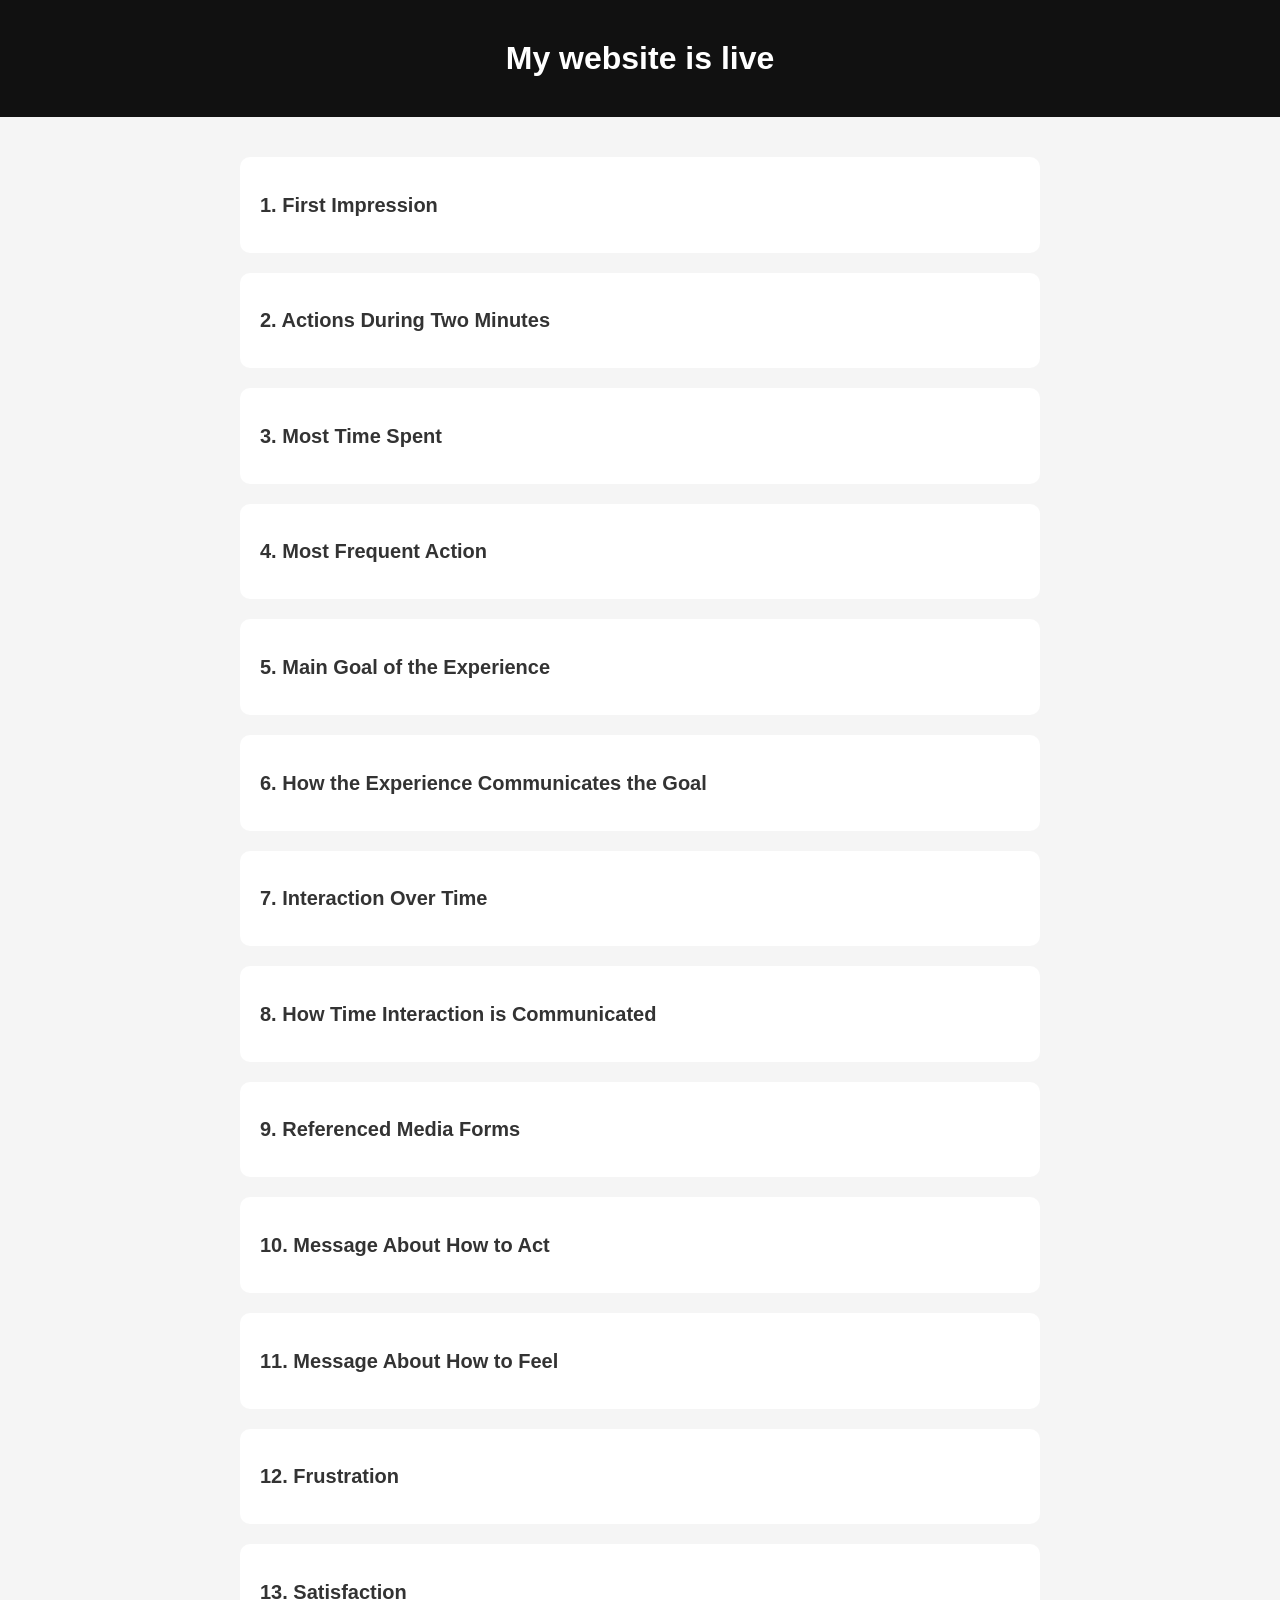
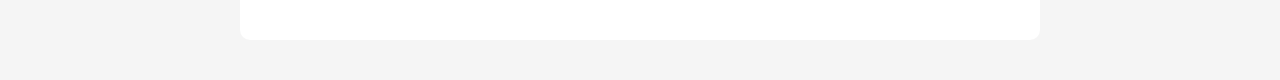
<file: index.html>
<!DOCTYPE html>
<html lang="en">
<head>
    <meta charset="UTF-8">
    <meta name="viewport" content="width=device-width, initial-scale=1.0">
    <title>Document</title>
    <link rel="stylesheet" href="style.css"/>
</head>
<body>
    <header>
        <h1>My website is live</h1>
    </header>

  <main>

    <section>
      <h2>1. First Impression</h2>
      <p></p>
    </section>

    <section>
      <h2>2. Actions During Two Minutes</h2>
      <p></p>
    </section>

    <section>
      <h2>3. Most Time Spent</h2>
      <p></p>
    </section>

    <section>
      <h2>4. Most Frequent Action</h2>
      <p></p>
    </section>

    <section>
      <h2>5. Main Goal of the Experience</h2>
      <p></p>
    </section>

    <section>
      <h2>6. How the Experience Communicates the Goal</h2>
      <p></p>
    </section>

    <section>
      <h2>7. Interaction Over Time</h2>
      <p></p>
    </section>

    <section>
      <h2>8. How Time Interaction is Communicated</h2>
      <p></p>
    </section>

    <section>
      <h2>9. Referenced Media Forms</h2>
      <p></p>
    </section>

    <section>
      <h2>10. Message About How to Act</h2>
      <p></p>
    </section>

    <section>
      <h2>11. Message About How to Feel</h2>
      <p></p>
    </section>

    <section>
      <h2>12. Frustration</h2>
      <p></p>
    </section>

    <section>
      <h2>13. Satisfaction</h2>
      <p></p>
    </section>

  </main>
</body>
</html>
</file>
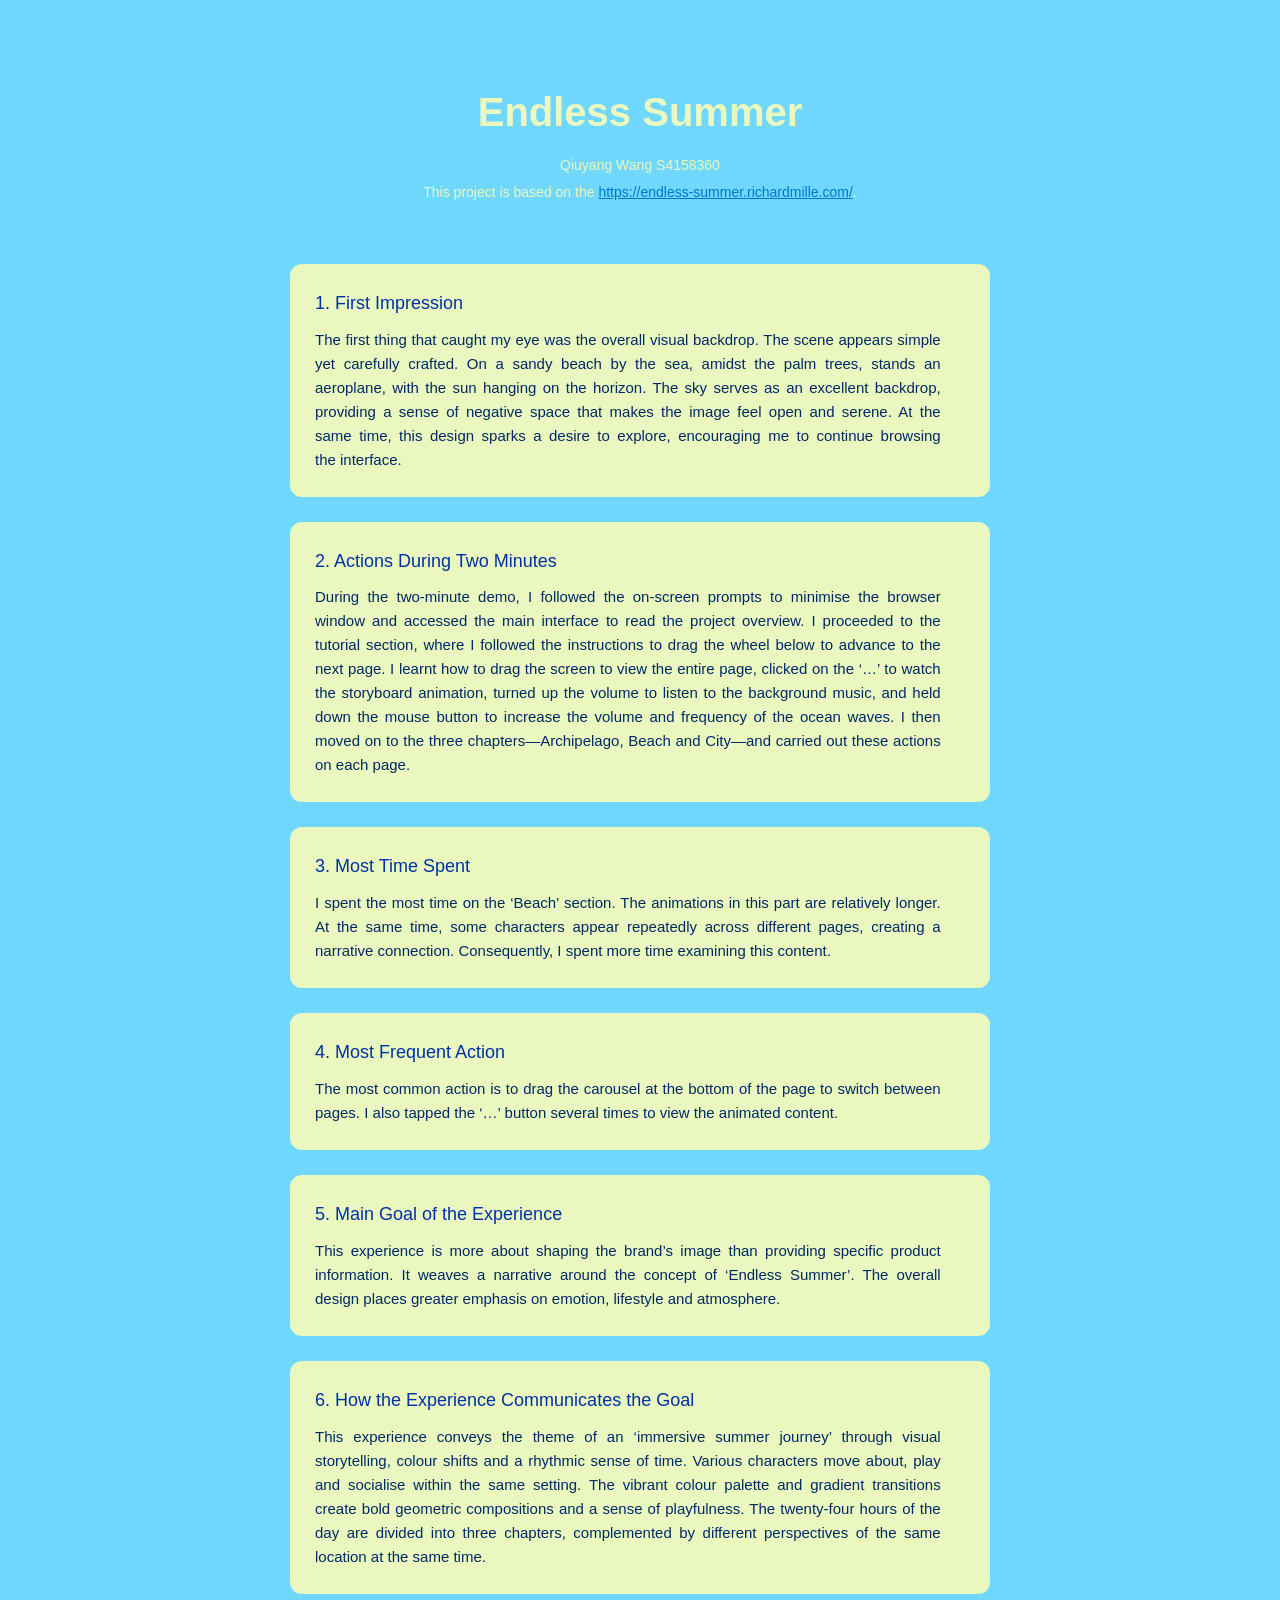
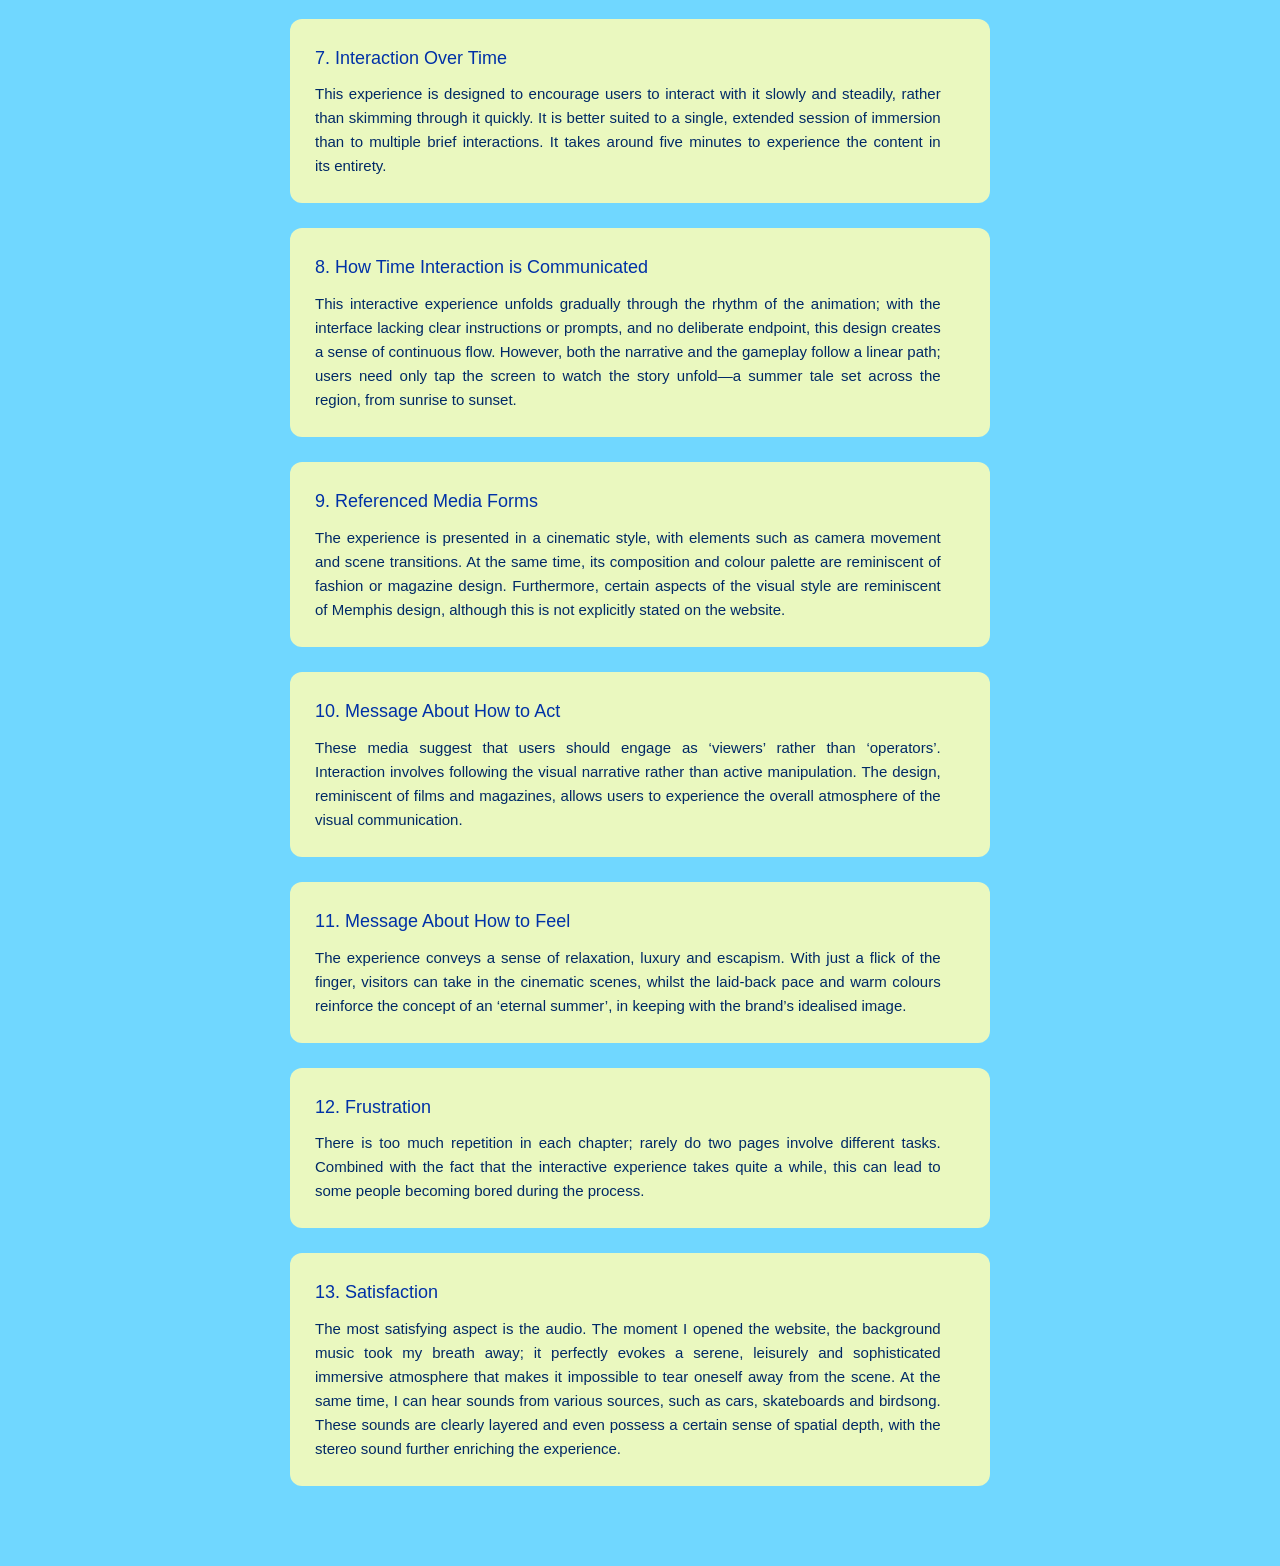
<file: assignment1/index.html>
<!DOCTYPE html>
<html lang="en">
<head>
    <meta charset="UTF-8">
    <meta name="viewport" content="width=device-width, initial-scale=1.0">
    <title>Assignment1</title>
    <link rel="stylesheet" href="reset.css">
    <link rel="stylesheet" href="style.css">
</head>

<!-- This HTML structure presents the analysis as a clear and readable web page. I use semantic elements such as <main>, <header>, and <section> to organise the content logically. The header provides the title, author, and source link to give context at the beginning.

Each question is placed in its own section with a heading and paragraph. This helps separate the responses and makes the page easy to scan. 

The layout, along with CSS, creates a simple, clean reading experience. -->

<body>
  <main>
    <header>
        <h1>Endless Summer</h1>
        <p>Qiuyang Wang S4158360</p>
        <p>This project is based on the
          <a href="https://endless-summer.richardmille.com/" target="_blank">https://endless-summer.richardmille.com/</a>.
        </p>
    </header>
      
  
    <section>
      <h2>1. First Impression</h2>
      <p>The first thing that caught my eye was the overall visual backdrop. The scene appears simple yet carefully crafted. On a sandy beach by the sea, amidst the palm trees, stands an aeroplane, with the sun hanging on the horizon. The sky serves as an excellent backdrop, providing a sense of negative space that makes the image feel open and serene. At the same time, this design sparks a desire to explore, encouraging me to continue browsing the interface.</p>
    </section>

    <section>
      <h2>2. Actions During Two Minutes</h2>
      <p>During the two-minute demo, I followed the on-screen prompts to minimise the browser window and accessed the main interface to read the project overview. I proceeded to the tutorial section, where I followed the instructions to drag the wheel below to advance to the next page. I learnt how to drag the screen to view the entire page, clicked on the ‘…’ to watch the storyboard animation, turned up the volume to listen to the background music, and held down the mouse button to increase the volume and frequency of the ocean waves. I then moved on to the three chapters—Archipelago, Beach and City—and carried out these actions on each page.</p>
    </section>

    <section>
      <h2>3. Most Time Spent</h2>
      <p>I spent the most time on the ‘Beach’ section. The animations in this part are relatively longer. At the same time, some characters appear repeatedly across different pages, creating a narrative connection. Consequently, I spent more time examining this content.</p>
    </section>

    <section>
      <h2>4. Most Frequent Action</h2>
      <p>The most common action is to drag the carousel at the bottom of the page to switch between pages. I also tapped the ‘…’ button several times to view the animated content.</p>
    </section>

    <section>
      <h2>5. Main Goal of the Experience</h2>
      <p>This experience is more about shaping the brand’s image than providing specific product information. It weaves a narrative around the concept of ‘Endless Summer’. The overall design places greater emphasis on emotion, lifestyle and atmosphere.</p>
    </section>

    <section>
      <h2>6. How the Experience Communicates the Goal</h2>
      <p>This experience conveys the theme of an ‘immersive summer journey’ through visual storytelling, colour shifts and a rhythmic sense of time. Various characters move about, play and socialise within the same setting. The vibrant colour palette and gradient transitions create bold geometric compositions and a sense of playfulness. The twenty-four hours of the day are divided into three chapters, complemented by different perspectives of the same location at the same time.</p>
    </section>

    <section>
      <h2>7. Interaction Over Time</h2>
      <p>This experience is designed to encourage users to interact with it slowly and steadily, rather than skimming through it quickly. It is better suited to a single, extended session of immersion than to multiple brief interactions. It takes around five minutes to experience the content in its entirety.</p>
    </section>

    <section>
      <h2>8. How Time Interaction is Communicated</h2>
      <p>This interactive experience unfolds gradually through the rhythm of the animation; with the interface lacking clear instructions or prompts, and no deliberate endpoint, this design creates a sense of continuous flow. However, both the narrative and the gameplay follow a linear path; users need only tap the screen to watch the story unfold—a summer tale set across the region, from sunrise to sunset.</p>
    </section>

    <section>
      <h2>9. Referenced Media Forms</h2>
      <p>The experience is presented in a cinematic style, with elements such as camera movement and scene transitions. At the same time, its composition and colour palette are reminiscent of fashion or magazine design. Furthermore, certain aspects of the visual style are reminiscent of Memphis design, although this is not explicitly stated on the website.</p>
    </section>

    <section>
      <h2>10. Message About How to Act</h2>
      <p>These media suggest that users should engage as ‘viewers’ rather than ‘operators’. Interaction involves following the visual narrative rather than active manipulation. The design, reminiscent of films and magazines, allows users to experience the overall atmosphere of the visual communication.</p>
    </section>

    <section>
      <h2>11. Message About How to Feel</h2>
      <p>The experience conveys a sense of relaxation, luxury and escapism. With just a flick of the finger, visitors can take in the cinematic scenes, whilst the laid-back pace and warm colours reinforce the concept of an ‘eternal summer’, in keeping with the brand’s idealised image.</p>
    </section>

    <section>
      <h2>12. Frustration</h2>
      <p>There is too much repetition in each chapter; rarely do two pages involve different tasks. Combined with the fact that the interactive experience takes quite a while, this can lead to some people becoming bored during the process.</p>
    </section>

    <section>
      <h2>13. Satisfaction</h2>
      <p>The most satisfying aspect is the audio. The moment I opened the website, the background music took my breath away; it perfectly evokes a serene, leisurely and sophisticated immersive atmosphere that makes it impossible to tear oneself away from the scene. At the same time, I can hear sounds from various sources, such as cars, skateboards and birdsong. These sounds are clearly layered and even possess a certain sense of spatial depth, with the stereo sound further enriching the experience.</p>
    </section>

  </main>
</body>
</html>
</file>
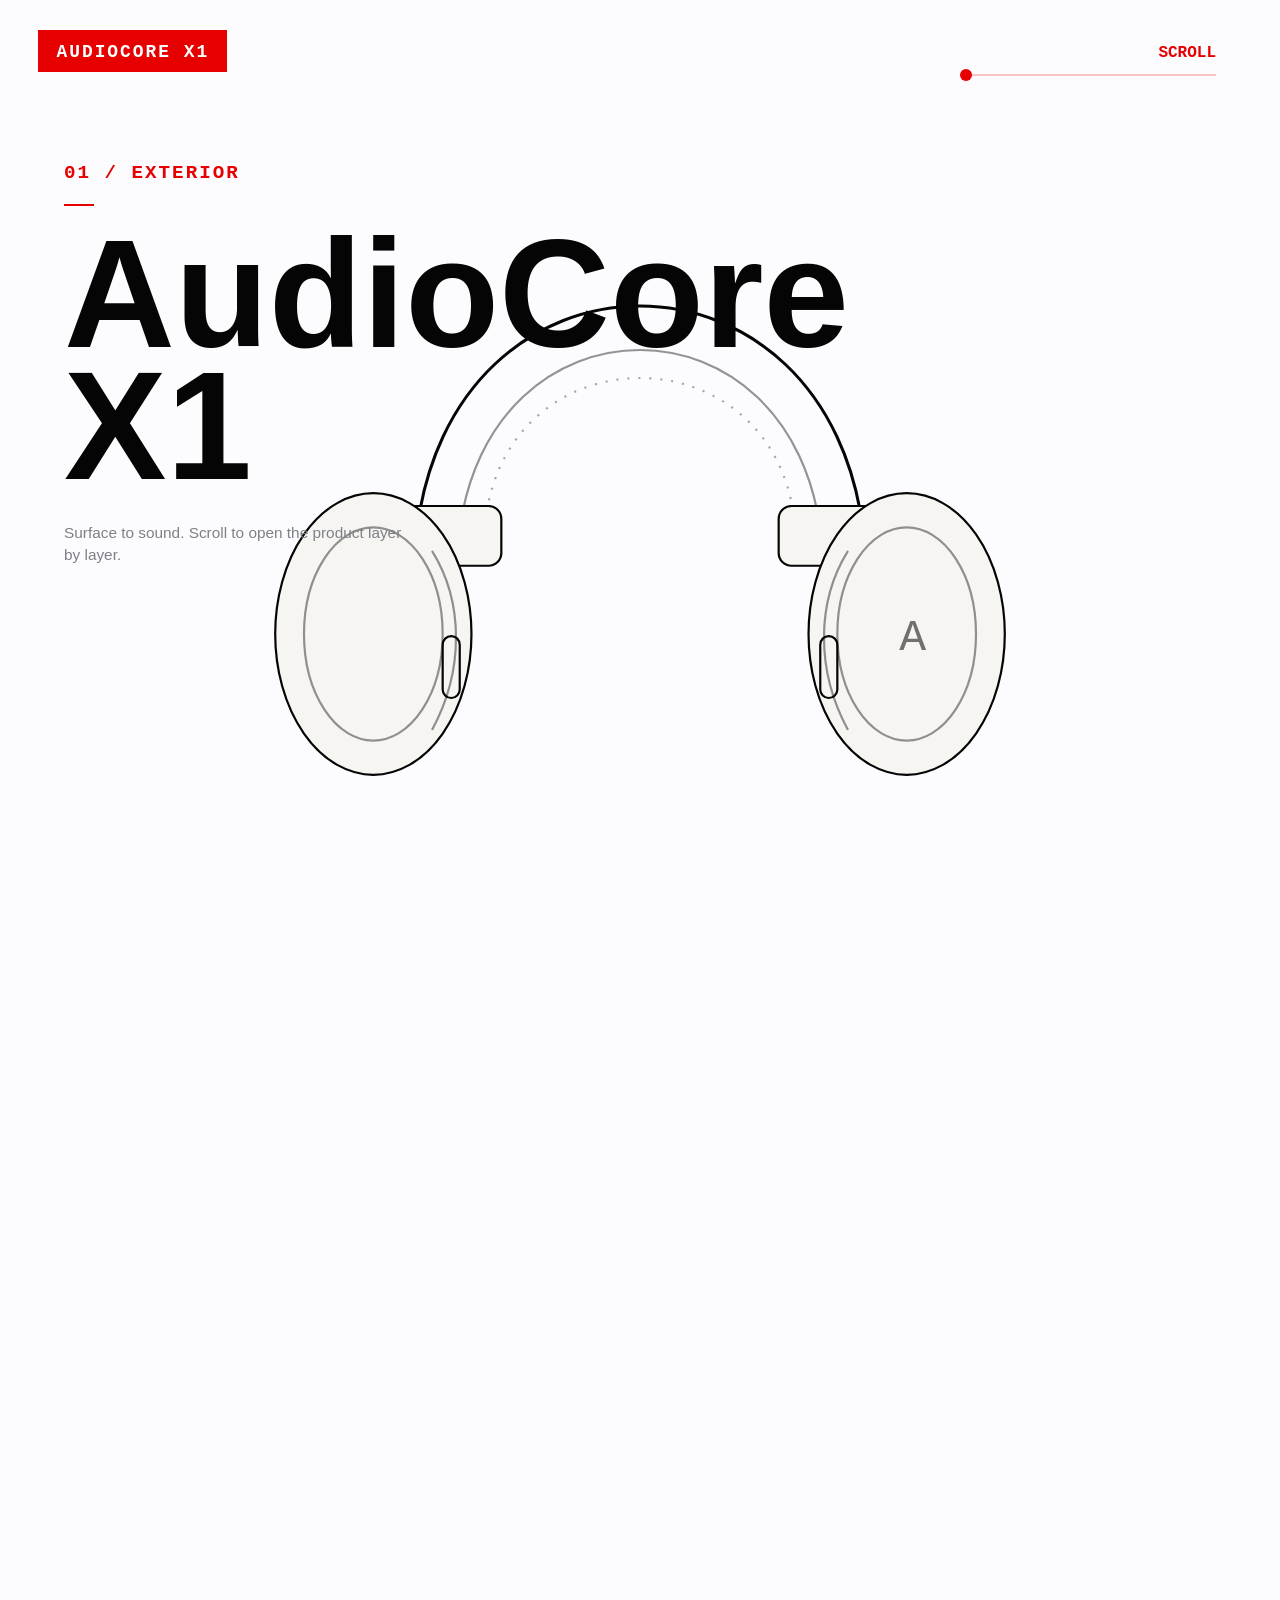
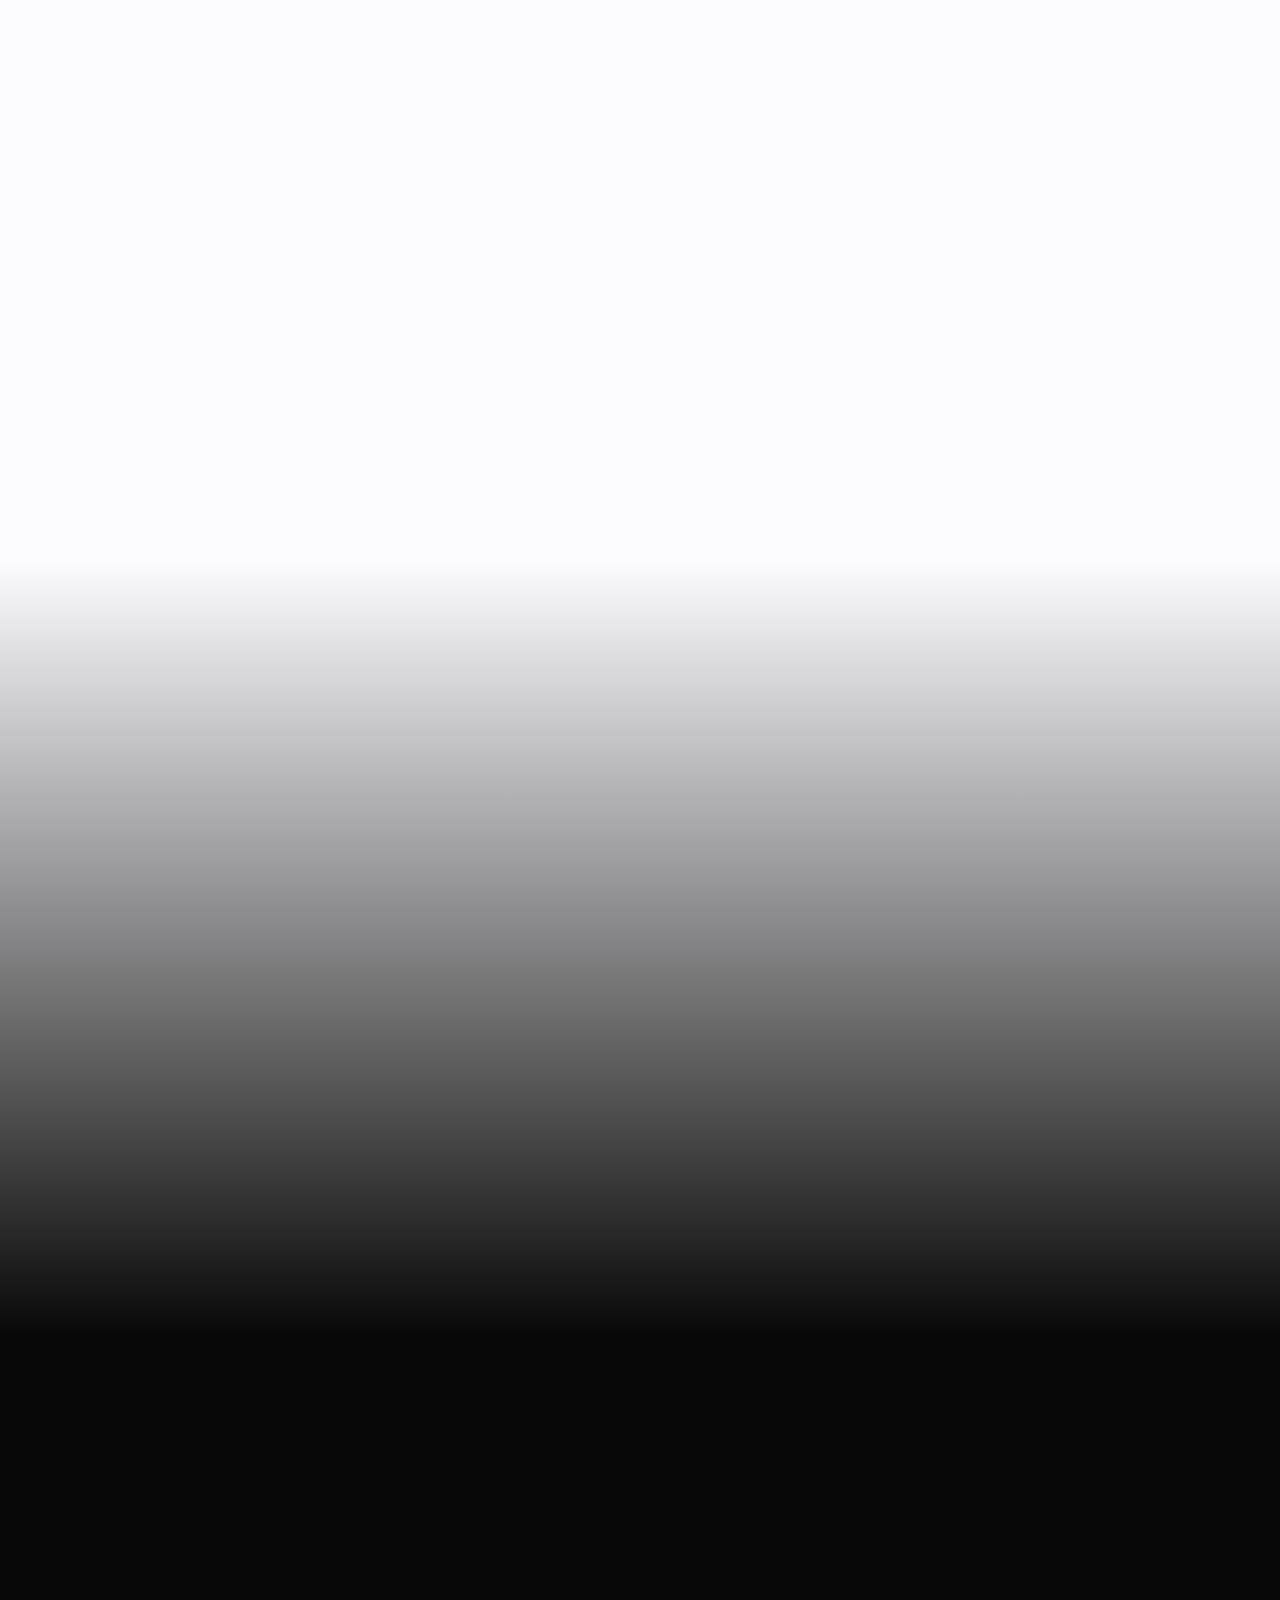
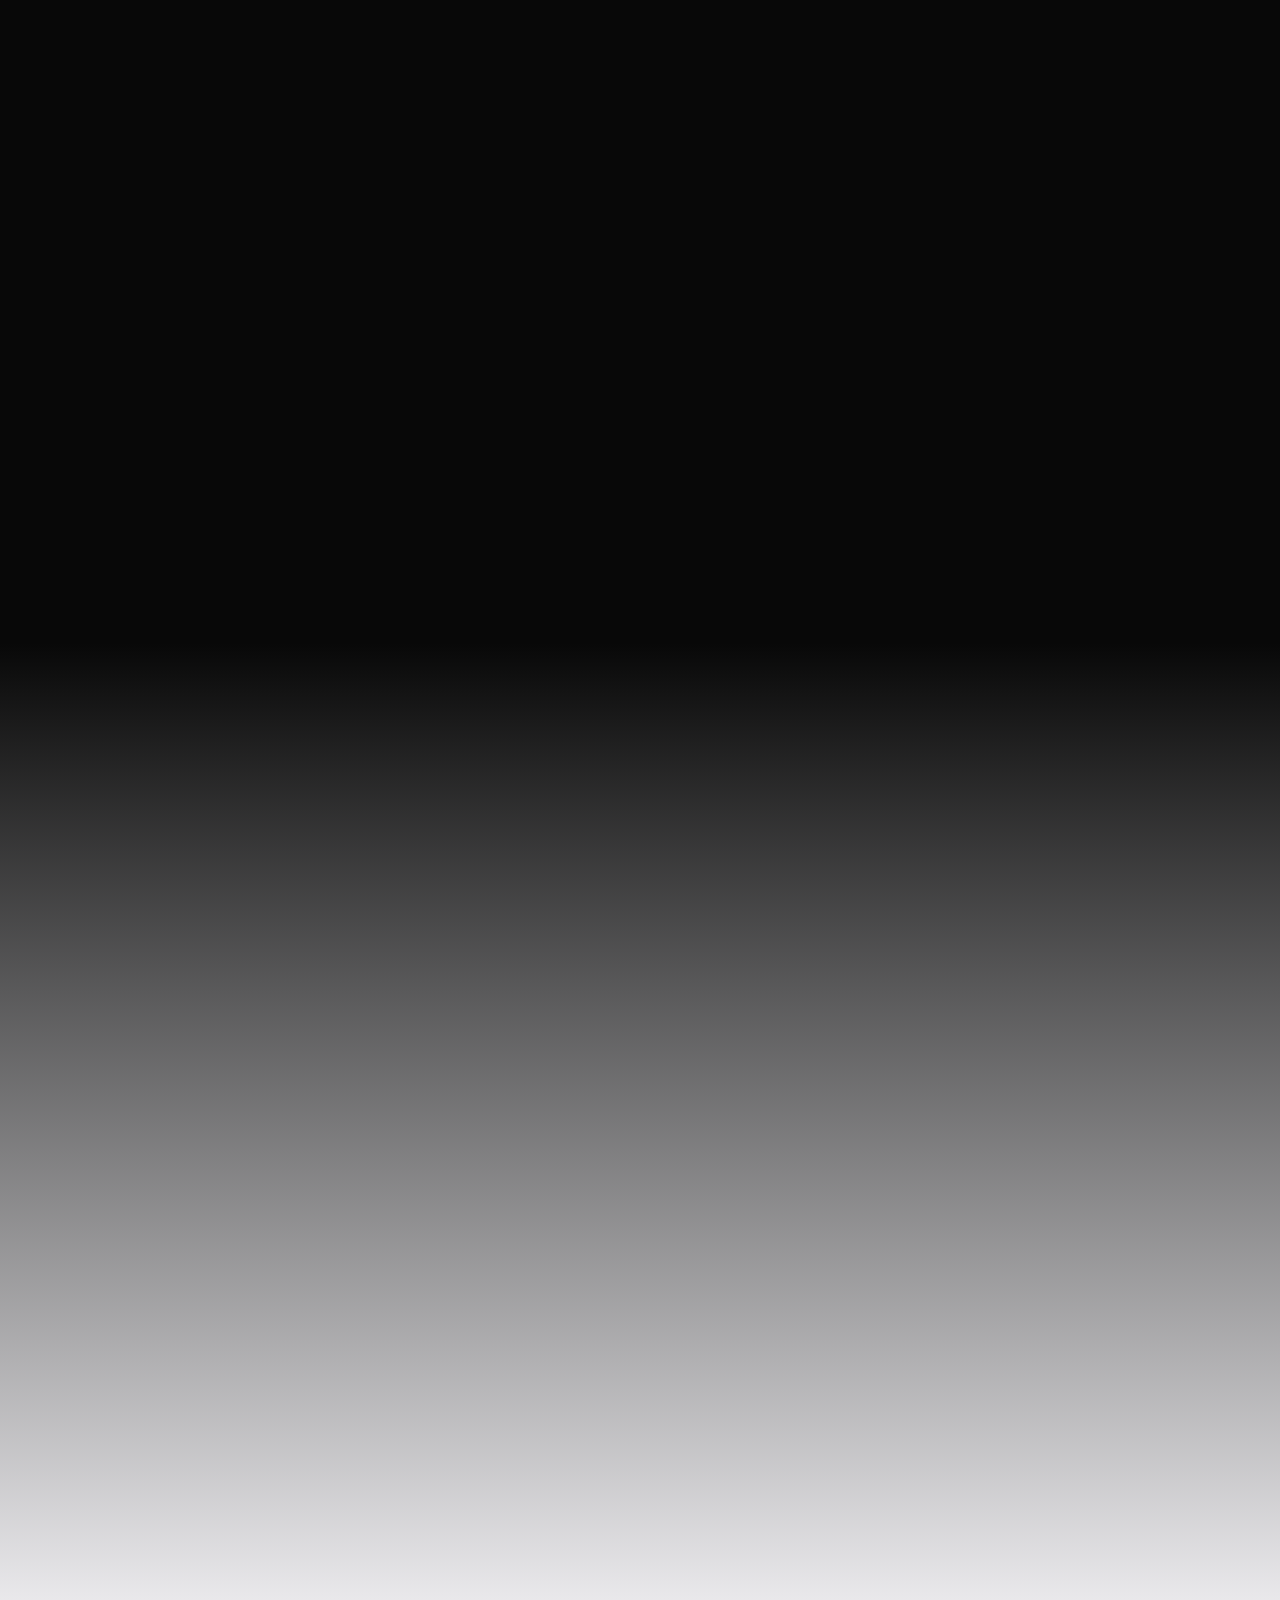
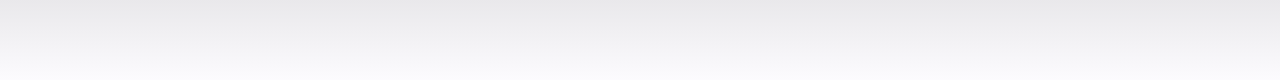
<file: assignment3/index.html>
<!DOCTYPE html>
<html lang="en">
  <head>
    <meta charset="UTF-8">
    <meta name="viewport" content="width=device-width, initial-scale=1.0">
    <title>AudioCore X1</title>
    <link rel="stylesheet" href="reset.css">
    <link rel="stylesheet" href="style.css">
  </head>
  <!--I used ChatGPT to help me set the values for various classes and paths-->
  <body>
    <!-- By retaining only a single scrolling area on the main page, the focus of the interaction is more concentrated; users simply need to scroll down to understand the product disassembly process. -->
    <!--
      This project is a showcase page for a fictional headphone brand, AudioCore X1. Rather than creating a fully-fledged e-commerce site, I focused on a single element—the act of scrolling itself. As the user scrolls down, the page does not simply jump to the next image; instead, it feels as though they are slowly approaching the product, opening it, and then putting it back together. As products like headphones have a relatively complex internal structure, this approach allows users to first view the complete exterior, then gradually reveal the ear cups, drivers and sound wave patterns layer by layer. This rhythm feels far more natural than simply stacking text and images.

       The page structure is kept very simple, consisting of just a main stage, a text area, a progress indicator and an SVG product image. The logic behind this choice is straightforward: the simpler the structure, the clearer the sequence of the scrolling experience. Users don’t need to learn how to operate it; they simply scroll down upon entering the page to understand the flow. The text is kept brief, as this design is more of a visual experiment in product disassembly rather than a detailed technical specification of each component. The large headline and stage numbers merely indicate to the user ‘which layer they are currently viewing’; the actual information is conveyed through the movement, disassembly, rotation and reassembly of the headphones.

    -->
    <main class="scroll-space" id="top">
      <!-- The stage is pinned to the window , so only the scroll progress changes, giving the visual impression that the same product is advancing continuously. -->
      <section class="stage">
        <div class="brand">AUDIOCORE X1</div>

        <!-- This text will be replaced by JavaScript as the page scrolls; you can detect changes to the content using `aria-live`.。 -->
        <div class="copy-panel" aria-live="polite">
          <p class="step" id="stepText">01 / EXTERIOR</p>
          <h1 id="titleText">AudioCore X1</h1>
          <p class="body-text" id="bodyText">Surface to sound. Scroll to open the product layer by layer.</p>
        </div>
        <!-- The progress bar transforms the abstract `scrollY` into visible feedback, helping users gauge their current position on the page. -->
        <div class="progress-panel">
          <p id="modeText">SCROLL</p>
          <div class="progress-track">
            <span id="progressDot"></span>
          </div>
        </div>


        <!-- SVG is embedded directly within the HTML, allowing CSS and JavaScript to precisely control the position, opacity and rotation of each element. -->
        <svg class="product-svg" viewBox="0 0 1200 675" role="img" aria-label="A coded line drawing of AudioCore X1 headphones breaking apart as the page scrolls.">
          <defs>
            <!-- The use of a dotted texture for the earpad material makes it look more like a product structural diagram than a simple solid colour. -->
            <pattern id="dots" width="14" height="14" patternUnits="userSpaceOnUse">
              <circle cx="3" cy="3" r="1.3" fill="currentColor"></circle>
            </pattern>
          </defs>

          <!-- Crop guides appear during the zoom phase, signalling to the user that they are moving from the overall view to the internal structure. -->
          <g class="crop-guides">
            <rect x="710" y="170" width="380" height="360"></rect>
            <path d="M 710 170 L 710 135 L 770 135"></path>
            <path d="M 1090 530 L 1090 565 L 1030 565"></path>
            <circle cx="900" cy="350" r="8"></circle>
          </g>


          <!-- 'Whole-headset' refers to the complete headset design, serving as the initial and final states, illustrating the process of taking it apart and putting it back together. -->
          <g class="whole-headset">
            <path class="line thick" d="M 390 420 C 420 130, 780 130, 810 420"></path>
            <path class="line light" d="M 430 420 C 455 185, 745 185, 770 420"></path>
            <path class="line dotted-arc" d="M 455 405 C 475 225, 725 225, 745 405"></path>

            <path class="line" d="M 420 408 L 435 475"></path>
            <path class="line" d="M 780 408 L 765 475"></path>
            <rect class="line fill-white" x="360" y="390" width="110" height="56" rx="12"></rect>
            <rect class="line fill-white" x="730" y="390" width="110" height="56" rx="12"></rect>

            <g class="left-cup">
              <ellipse class="line fill-white" cx="350" cy="510" rx="92" ry="132"></ellipse>
              <ellipse class="line light fill-white" cx="350" cy="510" rx="65" ry="100"></ellipse>
              <path class="line light" d="M 405 432 C 435 480, 435 545, 405 600"></path>
              <rect class="line" x="415" y="512" width="16" height="58" rx="8"></rect>
            </g>
            <g class="right-cup">
              <ellipse class="line fill-white" cx="850" cy="510" rx="92" ry="132"></ellipse>
              <ellipse class="line light fill-white" cx="850" cy="510" rx="65" ry="100"></ellipse>

              <path class="line light" d="M 795 432 C 765 480, 765 545, 795 600"></path>
              <rect class="line" x="769" y="512" width="16" height="58" rx="8"></rect>
              <text x="843" y="525" class="cup-letter">A</text>
            </g>
          </g>

          <!-- explode-set breaks the right ear cup down into multiple levels; once grouped, CSS can control the expansion distance of each level individually. -->
          <g class="explode-set">
            <g class="part shell">
              <ellipse class="line fill-white" cx="850" cy="505" rx="92" ry="132"></ellipse>
              <ellipse class="line light" cx="850" cy="505" rx="64" ry="98"></ellipse>
              <text x="843" y="520" class="cup-letter">A</text>

            </g>
            <g class="part cushion">
              <ellipse class="line fill-white" cx="725" cy="505" rx="60" ry="100"></ellipse>
              <ellipse class="line" cx="725" cy="505" rx="36" ry="70"></ellipse>
              <ellipse class="dots-fill" cx="725" cy="505" rx="58" ry="98"></ellipse>
            </g>
            <g class="part plate">
              <ellipse class="line fill-white" cx="600" cy="505" rx="48" ry="86"></ellipse>
              <ellipse class="line light" cx="600" cy="505" rx="28" ry="54"></ellipse>
              <circle class="line light" cx="600" cy="430" r="5"></circle>
              <circle class="line light" cx="600" cy="580" r="5"></circle>


            </g>
            <g class="part driver-core">
              <ellipse class="red-line fill-none" cx="475" cy="505" rx="58" ry="92"></ellipse>
              <ellipse class="red-line fill-none" cx="475" cy="505" rx="38" ry="62"></ellipse>
              <circle class="red-line fill-none" cx="475" cy="505" r="24"></circle>
              <g class="driver-fins">
                <path d="M 475 443 C 506 462, 508 548, 475 567"></path>
                <path d="M 445 452 C 486 470, 488 540, 445 558"></path>
                <path d="M 505 452 C 464 470, 462 540, 505 558"></path>

                <path d="M 430 505 C 455 475, 495 475, 520 505"></path>
                <path d="M 430 505 C 455 535, 495 535, 520 505"></path>
              </g>
            </g>
            <g class="part back-ring">
              <ellipse class="line fill-white" cx="365" cy="505" rx="38" ry="68"></ellipse>
              <ellipse class="line light" cx="365" cy="505" rx="20" ry="38"></ellipse>
            </g>
          </g>

          <!-- driver-focus highlights the driver unit specifically, as it is the core of sound production and the visual focal point; it is therefore marked in red. -->
          <g class="driver-focus">
            <circle class="red-line" cx="690" cy="350" r="140"></circle>
            <circle class="red-line light-red" cx="690" cy="350" r="185"></circle>
            <circle class="red-line light-red" cx="690" cy="350" r="230"></circle>
            <circle class="red-line" cx="690" cy="350" r="72"></circle>

            <g class="driver-rays">
              <path d="M690 210 C760 250 760 450 690 490"></path>
              <path d="M620 225 C710 260 710 440 620 475"></path>
              <path d="M760 225 C670 260 670 440 760 475"></path>

              <path d="M555 350 C610 280 770 280 825 350"></path>
              <path d="M555 350 C610 420 770 420 825 350"></path>
            </g>
          </g>

          <!-- Three wave paths are generated by JavaScript, using waveform variations to illustrate the transition from noise to silence. -->
          <g class="waves">
            <path id="noiseWave" class="wave black-wave" d=""></path>
            <path id="cancelWave" class="wave red-wave" d=""></path>
            <path id="quietWave" class="wave quiet-wave" d=""></path>
          </g>

          <!-- Labels are only displayed during the disassembly stage to avoid overwhelming users with too much information at the outset, whilst ensuring that the names align directly with the components. -->
          <g class="labels">
            <g class="label label-shell">
              <circle cx="850" cy="270" r="5"></circle>
              <path d="M850 270 L850 230"></path>
              <text x="820" y="215">SHELL</text>

            </g>
            <g class="label label-cushion">
              <circle cx="720" cy="270" r="5"></circle>
              <path d="M720 270 L720 230"></path>
              <text x="675" y="215">CUSHION</text>
            </g>

            <g class="label label-driver">
              <circle cx="475" cy="270" r="5"></circle>
              <path d="M475 270 L475 230"></path>
              <text x="440" y="215">DRIVER</text>
            </g>
          </g>
        </svg>

      </section>
    </main>

    <script src="script.js"></script>
  </body>
</html>
</file>
<file: style.css>
body {
  font-family: Arial, Helvetica, sans-serif;
  margin: 0;
  background-color: #f5f5f5;
  color: #333;
}

header {
  background-color: #111;
  color: white;
  text-align: center;
  padding: 40px 20px;
}

main {
  max-width: 800px;
  margin: 40px auto;
  padding: 0 20px;
}

section {
  background: white;
  margin-bottom: 20px;
  padding: 20px;
  border-radius: 10px;
}

h1 {
  margin: 0;
  font-size: 32px;
}

h2 {
  font-size: 20px;
  margin-bottom: 10px;
}

p {
  line-height: 1.6;
}
</file>
<file: assignment1/style.css>
body {
  /* I use a simple font stack here to keep the text easy to read. The assignment focuses on written reflection, so readability is more important than decorative typography. I choose a bright blue background because it loosely reflects the visual tone of the Endless Summer website, which feels open, light, and atmospheric. The soft green text colour creates contrast without being too harsh. I also increase the line height slightly so longer paragraphs feel more comfortable to read on screen. */
  font-family: "Helvetica Neue", Arial, sans-serif;
  background: #70d7ff;
  color: #eaf8bf;
  line-height: 1.6;
}

/* Layout */
main {
  /* I limit the width of the main content to around 900px and center it. This makes the page feel more like an article rather than a full-width layout. It also helps guide the reader’s attention and prevents the text from becoming too wide, which would make it harder to read. The vertical margin adds breathing space so the content doesn't feel crowded. */
  max-width: 900px;
  margin: 80px auto;
  padding: 0 20px;
}

/* Header */
header {
  /* I separate the header from the main content using margin. This creates a clear starting point for the page and makes the structure easier to understand at a glance. */
  margin-bottom: 60px;
  text-align: center;
}

h1 {
  /* The title is centered and larger than other text to create a clear visual hierarchy. I use a medium weight so it stands out but still feels clean and not too heavy. */
  font-size: 40px;
  font-weight: 600;
  margin-bottom: 10px;
  text-align: center;
}

header p {
  /* The paragraph under the title works as supporting information. I keep it smaller and aligned to the center so it visually connects to the heading without drawing too much attention. */
  color: #eaf8bf;
  max-width: 600px;
  margin: 5px auto;
  font-size: 14px;
  text-align: center;
}

a {
  /* I keep links in a standard blue tone so they are easy to recognise. This follows common web conventions and helps usability. */
  color: #0077cc;
}

a:hover {
  /* I only add a simple underline on hover. This creates a clear interaction cue without introducing complex effects that might distract from the content. */
  text-decoration: underline;
}

/* Section Card Style */
section {
  /* Each section is designed as a card to separate the answers to the thirteen questions. The light background contrasts with the page background and helps organise the content into readable blocks. The rounded corners soften the layout visually. */
  background: #eaf8bf;
  padding: 25px;
  max-width: 700px;
  margin: 0 auto 25px;
  border-radius: 12px;
  transition: transform 0.2s ease, background 0.2s ease;
}

section:hover {
  /* I add a small hover effect to make the page feel slightly interactive. The movement is minimal because the focus should remain on reading rather than interaction. */
  transform: translateY(-4px);
  background: #daf391;
}

/* Typography */
h2 {
  /* The question headings are styled to stand out from the paragraph text. I use a darker blue to maintain contrast and guide the reader through each section. */
  font-size: 18px;
  margin-bottom: 10px;
  color: #0031a7;
}

p {
  /* The paragraph text is kept at a moderate size for readability. I use a darker tone than the background to ensure clear contrast and reduce visual strain during longer reading. */
  font-size: 15px;
  width: 100%;
  color: #002966;
  text-align: justify;
}
</file>
<file: assignment3/style.css>
/*
  When it came to the colour scheme, I drew inspiration from both commercial product showcase pages and technical breakdown diagrams, ultimately retaining only three colours: red, black and white. The white background gives the line-art headphones a clean look and lends them a touch of a product poster’s aesthetic. The black background appears only in the Noise Control section, as noise cancellation relates to the sound space, the black helps this section feel as though the viewer has stepped inside the headphones, creating a distinct contrast with the other sections. Red is concentrated on the brand label, stage numbers, progress bar and driver components, with a single aim: to allow users to identify the current focus at a glance.

  The choice of typefaces was also carefully considered. A relatively bold system font is used for the main headings to create the impact typical of a product launch page. Smaller labels and technical text use a monospaced font, giving them a look closer to annotations on engineering drawings. The body text has been switched to Tahoma and rendered in grey, ensuring it does not compete for visual attention with the large headings or red lines; the user’s gaze naturally falls upon the changes to the headphones. The retention of ample white space throughout serves the same purpose. From the user’s perspective, this layered presentation is clearer than cramming in a large amount of text at once; with each scroll, the user needs only to process a single change.

*/
/* I use ChatGPT to fix bugs, suggest specific values for animation changes, and correct syntax errors in the comments */
:root {

  /* Here, both the colours and the scroll stages are defined as CSS variables; JavaScript simply needs to adjust the values, whilst the actual animation is handled by CSS. */
  --red: #e60000;
  --black: #050505;
  --white: #fcfbfe;
  --soft: #d8d3ca;
  --progress: 0;
  --zoom: 0;
  --explode: 0;
  --driver: 0;
  --noise: 0;
  --return: 0;
  --dark: 0;
  --crop: 0;
  --parts: 0;
}


/* The default colour scheme is set to a white background with black text; the ‘dark’ variable is then used to switch to a black background during the noise phase. */
html {
  background: var(--white);
  color: var(--black);
}

/* As the page does not require horizontal scrolling, the horizontal overflow is hidden to prevent unnecessary scrollbars from appearing when the SVG is zoomed in. */

body {
  font-family: "Arial Narrow", "Helvetica Neue", Arial, sans-serif;
  overflow-x: hidden;
  background: var(--white);
}
/* 720vh: Allow sufficient length for the scroll animation; the background gradient should also transition in stages from white to black and back again. */
.scroll-space {
  height: 720vh;
  background:
    linear-gradient(
      180deg,
      var(--white) 0%,
      var(--white) 58%,
      #080808 70%,
      #080808 84%,
      var(--white) 100%
    );
}
/* sticky keeps the stage fixed on the screen, so that as the user scrolls, they see the same set of elements being gradually broken down. */
.stage {
  position: sticky;
  top: 0;
  height: 100vh;
  min-height: 620px;
  overflow: hidden;
  background:

    linear-gradient(
      180deg,
      rgba(8, 8, 8, calc(var(--dark) * .96)),
      rgba(8, 8, 8, calc(var(--dark) * .96))
    ),
    radial-gradient(circle at 70% 45%, rgba(230, 0, 0, calc(var(--dark) * .14)), transparent 38%),
    var(--white);
  color: rgb(
    calc(5 + var(--dark) * 240)
    calc(5 + var(--dark) * 240)
    calc(5 + var(--dark) * 240)
  );
}

/* The brand uses a red background and a monospaced font, which not only resembles a product logo but also maintains consistency with the engineering notation style that follows. */
.brand {
  position: absolute;
  top: 30px;
  left: clamp(22px, 3vw, 48px);
  z-index: 10;
  background: var(--red);

  color: white;
  padding: 12px 18px 10px;
  font-family: "Courier New", monospace;
  font-weight: 700;
  letter-spacing: 2px;
  font-size: clamp(14px, 1.4vw, 22px);
}

/* The text panel is fixed on the left and does not draw more attention than the product image. */

.copy-panel {
  position: absolute;
  z-index: 8;
  left: clamp(28px, 5vw, 72px);
  top: 18vh;
  width: min(42vw, 540px);
  transition: opacity .25s ease, transform .25s ease;
}

/* When switching text, have it fade out slightly and move downwards first; this looks more natural than simply replacing it. */
.copy-panel.is-changing {
  opacity: .25;
  transform: translateY(18px);
}

/* The use of red text and a monospaced font is intended to make the step numbers look more like technical labels. */
.step {
  color: var(--red);
  font-family: "Courier New", monospace;
  font-weight: 700;
  letter-spacing: 2px;
  font-size: clamp(14px, 1.5vw, 22px);
  margin-bottom: 22px;
}

/* Use pseudo-elements to create a short progress bar; simply read the `--progress` property without adding any extra HTML tags. */
.step::after {
  content: "";
  display: block;
  width: 120px;
  height: 2px;
  margin-top: 20px;
  background: var(--red);
  transform-origin: left;
  transform: scaleX(calc(.25 + var(--progress) * .75));
}

/* The title font has been made quite large to give it the impact of a real product launch page; the clamp prevents text from spilling over on smaller screens. */
h1 {
  font-size: clamp(68px, 12vw, 172px);
  line-height: .86;
  font-weight: 900;
  letter-spacing: 0;
  max-width: 780px;
}
/* Keep the text colour subdued so that the explanatory text aids comprehension without competing for attention with the SVG animations. */
.body-text {
  margin-top: 30px;
  width: min(370px, 80vw);
  font-family: Tahoma, Arial, sans-serif;
  font-size: clamp(14px, 1.2vw, 18px);
  letter-spacing: 0;
  line-height: 1.45;
  color: #7d8086;
}

/* The progress indicator in the top-right corner balances the text on the left, ensuring that there is always a clear point of reference when scrolling. */
.progress-panel {
  position: absolute;
  right: clamp(28px, 5vw, 72px);
  top: 44px;
  z-index: 9;
  width: 250px;

  font-family: "Courier New", monospace;
  color: var(--red);
  font-weight: 700;
  text-align: right;
}

.progress-track {
  height: 2px;
  background: rgba(230, 0, 0, .22);
  margin-top: 12px;
  position: relative;
}

/* The position of the small dot is determined by --progress; essentially, this maps the scroll percentage to a horizontal coordinate. */
#progressDot {
  position: absolute;
  top: -5px;
  left: calc(var(--progress) * 100%);
  width: 12px;
  height: 12px;
  border-radius: 50%;
  background: var(--red);
  transform: translateX(-50%);
}

/* The SVG covers the entire stage, with all product line art in the same coordinate system, ensuring more stable transformations later on. */
.product-svg {
  position: absolute;
  inset: 0;
  width: 100%;
  height: 100%;
  color: currentColor;
}

/* The `vector-effect` property ensures that lines retain their thickness when the SVG is scaled; otherwise, the line art would appear clunky when enlarged. */
.line {
  fill: none;
  stroke: currentColor;
  stroke-width: 2.2;
  vector-effect: non-scaling-stroke;
}

.thick {
  stroke-width: 3;
}

.light {
  opacity: .42;
}

/* The fill colour will darken in line with the --dark option, so that parts do not stand out starkly as pure white against a black noise background. */
.fill-white {
  fill: rgb(
    calc(247 - var(--dark) * 230)
    calc(245 - var(--dark) * 230)
    calc(241 - var(--dark) * 230)
  );
}

.fill-none {
  fill: none;
}

.dotted-arc {
  stroke-dasharray: 2 9;
  opacity: .35;
}

.dots-fill {
  fill: url(#dots);
  opacity: .18;
}

.cup-letter {
  font-family: "Courier New", monospace;
  font-size: 42px;
  fill: currentColor;
  opacity: .55;
}
/* The complete set of headphones will move and scale across three phases—zoom, noise and return—serving as the visual backbone of the opening and the resolution. */
.whole-headset {
  transform-box: fill-box;
  transform-origin: 70% 54%;
  transform:
    translate(
      calc(-130px * var(--zoom) * (1 - var(--return)) + 80px * var(--return)),
      calc(-28px * var(--zoom) * (1 - var(--return)) - 12px * var(--noise) + 12px * var(--return))
    )
    scale(calc(1 + var(--zoom) * 1.15 * (1 - var(--return)) - var(--noise) * .08 + var(--return) * .04));
  opacity: calc(1 - var(--parts) * .6 - var(--driver) * .35 + var(--noise) * .55 + var(--return));
}
/* During the noise phase, the ear cups are slightly separated, creating a sense of spatial openness. */
.left-cup {
  transform-box: fill-box;
  transform-origin: center;
  transform: translateX(calc(-54px * var(--noise)));
}

.right-cup {
  transform-box: fill-box;
  transform-origin: center;
  transform: translateX(calc(54px * var(--noise)));
}

/* The crop lines only appear when zoomed in; the red dotted lines are used to simulate framing guides found in design or engineering drawings. */
.crop-guides {
  opacity: var(--crop);
  color: var(--red);
  fill: none;
  stroke: var(--red);

  stroke-width: 2;
  stroke-dasharray: 8 8;
  vector-effect: non-scaling-stroke;
}

/* Start by applying overall transparency and displacement to create the disassembly view, then move each part in more detailed layers. */
.explode-set {
  opacity: var(--parts);
  transform-box: fill-box;
  transform-origin: center;
  transform:
    translate(calc(140px * var(--return)), calc(-22px * var(--driver)))
    scale(calc(.86 + var(--driver) * .18));
}

.part {
  transform-box: fill-box;
  transform-origin: center;
}
/* As the `translateX` value differs for each component, this creates a sequence of unfolding from the outer shell to the core. */
.shell {
  transform: translateX(calc(115px * var(--explode) - 180px * var(--return)));
}

.cushion {
  transform: translateX(calc(38px * var(--explode) - 126px * var(--return)));
}


.plate {
  transform: translateX(calc(-42px * var(--explode) - 76px * var(--return)));
}

.driver-core {
  transform:
    translateX(calc(-120px * var(--explode) - 28px * var(--return)))
    rotate(calc(18deg * var(--driver)));
}

.back-ring {
  transform: translateX(calc(-190px * var(--explode) + 20px * var(--return)));
}
/* The red lines are specifically used for the core structure and sound waves, allowing users to see at a glance which aspects of the sound technology are currently being highlighted. */
.red-line {
  fill: none;
  stroke: var(--red);
  stroke-width: 2.4;
  vector-effect: non-scaling-stroke;
}

.light-red {
  opacity: .26;
  stroke-dasharray: 10 9;
}

.driver-fins,
.driver-rays {
  fill: none;
  stroke: var(--red);
  stroke-width: 2;
  opacity: .8;
}

.driver-focus {
  opacity: calc(var(--driver) * (1 - var(--noise)));
  transform-box: fill-box;
  transform-origin: center;

  /* driver-focus rotates and zooms in, with the aim of elevating the driver unit from the component level to the current visual centre. */
  transform:
    translateX(calc(-35px + var(--driver) * 20px))
    rotate(calc(var(--driver) * 28deg))
    scale(calc(.5 + var(--driver) * .55));
}

.waves {
  opacity: var(--noise);
}
/* 'Wave' appears only in the 'Noise' phase, to avoid the information becoming too cluttered in the earlier product teardown phase. */
.wave {
  fill: none;
  stroke-width: 2.2;
  vector-effect: non-scaling-stroke;
}

.black-wave {
  stroke: currentColor;
  opacity: .55;
}

.red-wave {
  stroke: var(--red);
  opacity: .9;
}

.quiet-wave {
  stroke: currentColor;
  opacity: .35;
}

/* Labels appear when the ‘parts’ and ‘noise’ variables are displayed; the names appear during the breakdown and fade out once the vocal section begins. */
.labels {
  font-family: "Courier New", monospace;
  font-weight: 700;
  font-size: 18px;
  fill: currentColor;
  stroke: var(--red);
  stroke-width: 2;
  vector-effect: non-scaling-stroke;
  opacity: calc(var(--parts) * (1 - var(--noise)));
}

.labels text {
  stroke: none;
  fill: currentColor;
}

.labels circle {
  fill: var(--red);
  stroke: var(--red);
}

.label {
  opacity: var(--explode);
}

.label-cushion {
  transition-delay: .1s;
}

.label-driver {
  transition-delay: .2s;
}

/* On smaller screens, the SVG is enlarged and shifted to the left so that the headphones remain at the centre of the frame and are not pushed out of the way by the text. */
@media (max-width: 800px) {
  .stage {
    min-height: 720px;
  }

  .copy-panel {
    top: 110px;
    width: 82vw;
  }

  h1 {
    font-size: clamp(58px, 18vw, 120px);
  }

  .body-text {
    font-size: 14px;
    width: 78vw;
  }

  .product-svg {
    width: 145%;
    left: -36%;
    top: 10%;
  }

  .progress-panel {
    width: 190px;
    top: 86px;
    right: 22px;
  }
}
</file>
